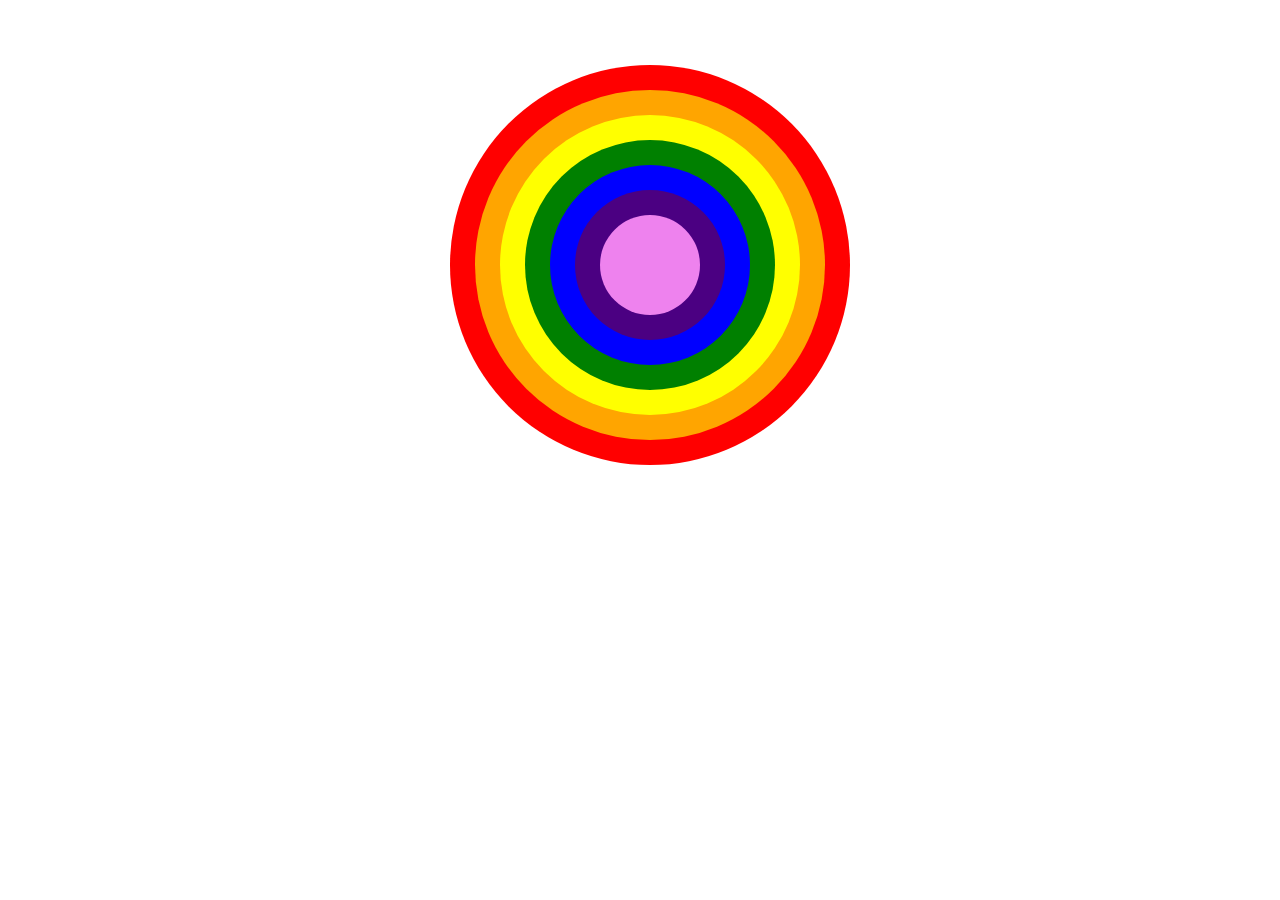
<file: otherfiles/circle.html>
<!DOCTYPE html>
<html lang="en">
<head>
    <meta charset="UTF-8">
    <meta name="viewport" content="width=device-width, initial-scale=1.0">
    <title>Document</title>
    <link rel="stylesheet" href="./circle.css">
    <div class="parent"></div>
    <div class="circle color1"></div>
    <div class="circle color2"></div>
    <div class="circle color3"></div>
    <div class="circle color4"></div>
    <div class="circle color5"></div>
    <div class="circle color6"></div>
    <div class="circle color7"></div>
</head>
<body>
    
</body>
</html>
</file>
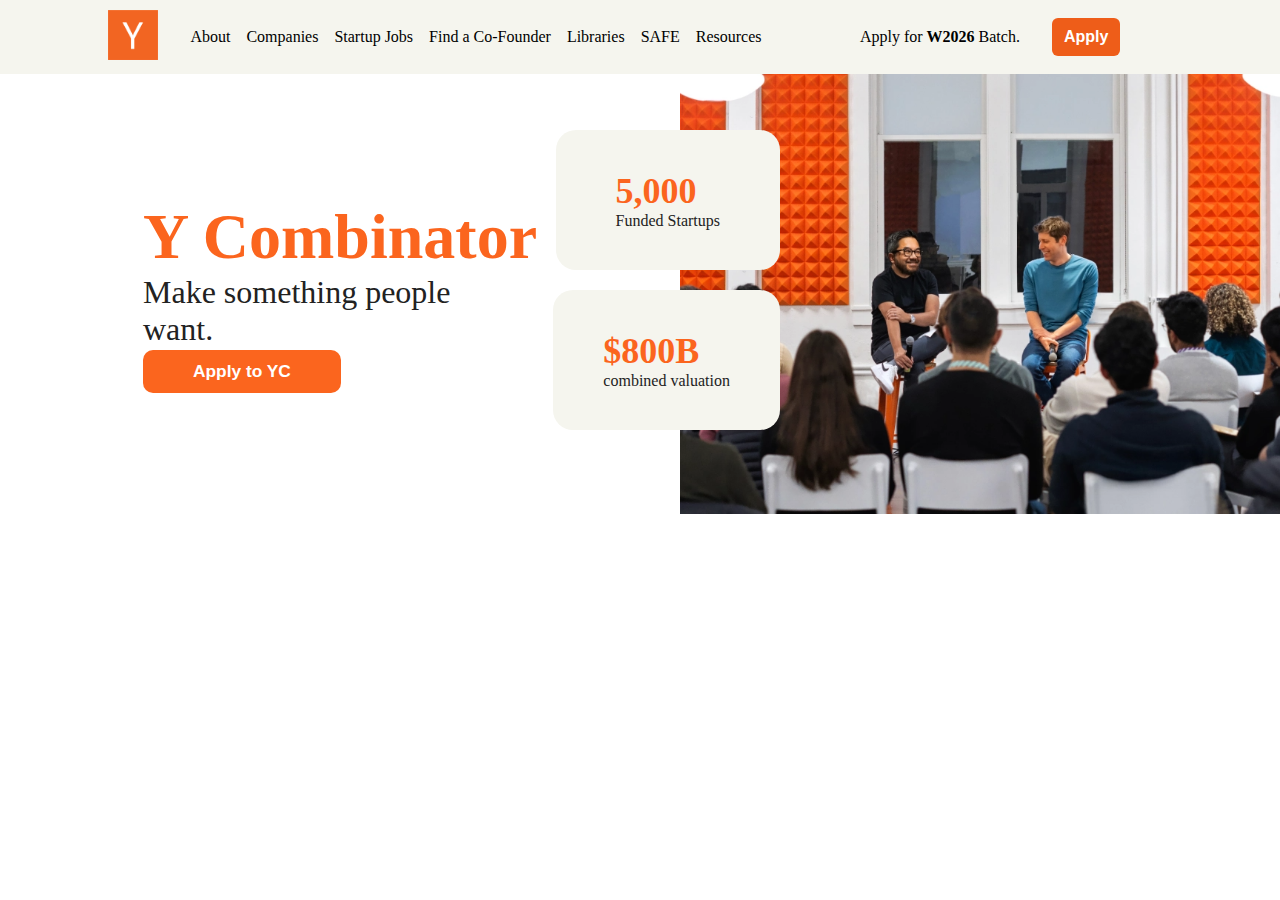
<file: otherfiles/ycomb.html>
<!DOCTYPE html>
<html lang="en">

<head>
    <meta charset="UTF-8">
    <meta name="viewport" content="width=device-width, initial-scale=1.0">
    <title>Document</title>
    <link rel="stylesheet" href="./ycomb.css">
</head>

<body>
    <header>
        <nav>
            <div class="left-side">
                <a href="">
                    <img src="../images/imgi_1_default.png" alt="" width="50">
                </a>
                <ul class="menu-list">
                    <li class="list">
                        <a href="" class="about">About</a>
                        <ul class="dropdown">
                            <li><a href="">What Happens at YC</a></li>
                            <li><a href="">Apply</a></li>
                            <li><a href="">YC interview Guide</a></li>
                            <li><a href="">FAQs</a></li>
                            <li><a href="">People</a></li>
                            <li><a href="">YC Blog</a></li>
                        </ul>
                    </li>
                    <li class="list"><a href="">Companies</a>
                        <ul class="dropdown">
                            <li><a href="">Startup directory</a></li>
                            <li><a href="">founder directory</a></li>
                            <li><a href="">launch YC</a></li>
                        </ul>
                    </li>
                    <li class="list"><a href="">Startup Jobs</a>
                        <ul class="dropdown">
                            <li><a href="">All Jobs</a></li>
                            <li><a href="">Engineering</a></li>
                            <li><a href="">Operations</a></li>
                            <li><a href="">Marketing</a></li>
                            <li><a href="">Sales</a></li>
                            <li><a href="">Startup Jobs Guide</a></li>
                            <li><a href="">YC Startup Job Blog</a></li>
                        </ul>
                    </li>
                    <li><a href="">Find a Co-Founder</a></li>
                    <li><a href="">Libraries</a></li>
                    <li><a href="">SAFE</a></li>


                    <li class="list"><a href="">Resources</a>
                        <ul class="dropdown">
                            <li><a href="">Startup school</a></li>
                            <li><a href="">News letter</a></li>
                            <li><a href="">Request for Startups</a></li>
                            <li><a href="">For Investors</a></li>
                            <li><a href="">Verify Founders</a></li>
                            <li><a href="">Hacker news</a></li>
                            <li><a href="">Bookface</a></li>
                        </ul>
                    </li>
                </ul>
            </div>


            <div class="right-side">
                <p>Apply for <b>W2026</b> Batch.</p>

                <button class="btn">
                    <a href="">Apply</a>
                </button>
            </div>
        </nav>
    </header>


    <section>
        <div class="wrapper">
            <div class="text">
                <h1>Y Combinator</h1>
                <p>Make something people <br> want.</p>
                <button class="bot">
                    <a href="">Apply to YC</a>
                </button>
            </div>

            <div class="right">
                <img src="../images/gary nd sam.png" alt="" width="600">
            </div>
            <div class="card">
                <h1>5,000</h1>
                <p>Funded Startups</p>
            </div>
            <div class="card2">
                <h1>$800B</h1>
                <p>combined valuation</p>
            </div>
        </div>
    </section>
</body>

</html>
</file>
<file: otherfiles/circle.css>
* {
    margin: 0;
    padding: 0;
    box-sizing: border-box;
}

.parent {
    border: 2px solid black;
    width: 100%;
    height: 80vh;
    display: flex;
    position: relative;
    border: none;
}

.circle {
    border: 2px solid crimson;
    border: none;
}

.color1 {
    width: 400px;
    height: 400px;
    top: 65px;
    left: 450px;
    position: absolute;
    border-radius: 100%;
    background-color: red;
}

.color2 {
    width: 350px;
    height: 350px;
    top: 90px;
    left: 475px;
    position: absolute;
    border-radius: 100%;
    background-color: orange;
}

.color3 {
    width: 300px;
    height: 300px;
    top: 115px;
    left: 500px;
    position: absolute;
    border-radius: 100%;
    background-color: yellow;
}

.color4 {
    width: 250px;
    height: 250px;
    top: 140px;
    left: 525px;
    position: absolute;
    border-radius: 100%;
    background-color: green;
}

.color5 {
    width: 200px;
    height: 200px;
    top: 165px;
    left: 550px;
    position: absolute;
    border-radius: 100%;
    background-color: blue;
}

.color6 {
    width: 150px;
    height: 150px;
    top: 190px;
    left: 575px;
    position: absolute;
    border-radius: 100%;
    background-color: indigo;
}
.color7 {
width: 100px;
    height: 100px;
    top: 215px;
    left: 600px; 
    position: absolute;
    border-radius:100%;
    background-color:violet; 
}
</file>
<file: otherfiles/ycomb.css>
*{
    margin: 0;
    padding: 0;
    box-sizing: border-box;
    text-decoration: none;
    list-style-type: none;
}
header{
    background-color:#f5f5ee;
}
nav{
width: 96%;
display: flex;
justify-content: space-evenly;
align-items: center;
padding: 10px;
}
.left-side{
    display: flex;
    gap: 2em;
    align-items: center;
}
.menu-list{
    display: flex;
    gap: 1em;
}
.menu-list li a{
    color: black;
}
.menu-list li a:hover{
    color: #98DEEE;
}
.right-side{
    display: flex;
    gap: 2em;
    align-items: center;
}
.btn{
    padding: 10px 12px;
    border-radius: 6px;
    background-color: #EE5D19;
    border: none;
}
.btn a{
    font-size: 1.2em;
    font-weight: 600;
    color: white;
}
.wrapper{
    display: flex;
    justify-content: space-between;
}
.text{
    margin: auto;
    font-size: 2em;
    color: #fb651e;
}
.text p{
    color: #222;
}
.bot{
    padding: 11px 50px;
    border-radius: 10px;
    border: none;
background-color: #fb651e;
}
.bot a{
    color: white;
    font-size: 1.3em;
    font-weight: 600;
}
.bot:hover{ 
    background-color: #fda942;
}
.list{
position: relative;
}
.dropdown{
    width: 170px;
    position: absolute;
    background-color: #fff;
    display: none;
    top: 100%;

}
.dropdown li{
    color: #1f2937;
    font-family: sans-serif;
    list-style-type: none;
    font-weight: 200;
    font-size: 16px;
    padding: 10px;
}
.list a:hover .dropdown{
    display: block;
    position: absolute;
    
}
.list:hover .dropdown{
    display: block;
    z-index: 22;
    
}
.dropdown li:hover{
    background-color: #f5f5ee;

}
.card{
    background-color:#f5f5ee;
    padding: 40px 60px;
    position: absolute;
    right: 500px;
    border-radius: 20px;
    top: 130px;
}
.card h1{
    font-weight: 700;
    font-size: 36px;
    color: #fb651e;
}
.card p{
    font-size: 16px;
    color: #222;
    font-weight: 200;
}
.card2{
    background-color: #f5f5ee;
    padding: 40px 50px;
    position: absolute;
    right: 500px;
    border-radius: 20px;
    top: 290px;
}  
.card2 h1{
   font-weight: 700;
    font-size: 36px;
    color: #fb651e; 
}
.card2 p{
font-size: 16px;
    color: #222;
    font-weight: 200;
}
</file>
